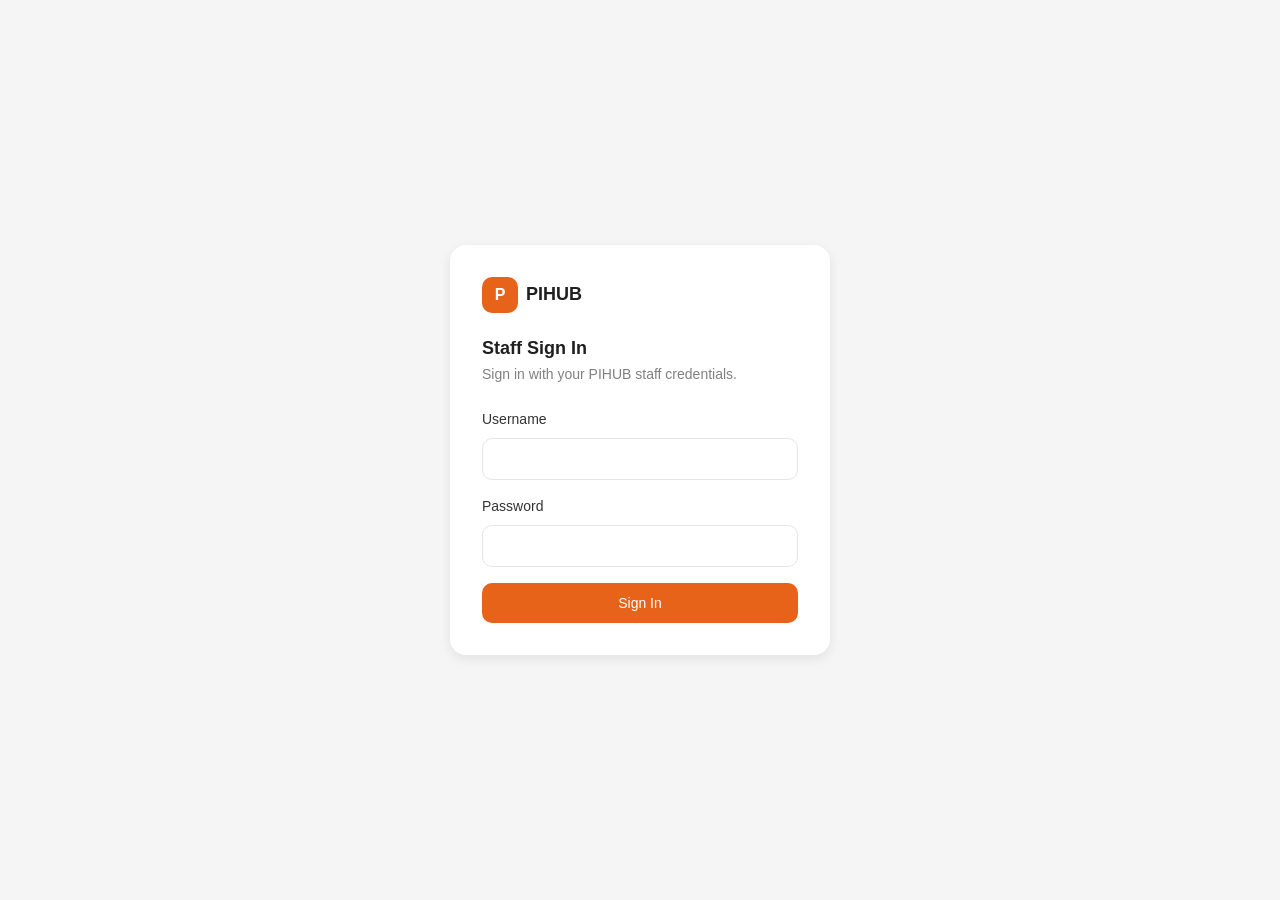
<file: index.html>
<!DOCTYPE html>
<html lang="en">
<head>
  <meta charset="UTF-8" />
  <meta name="viewport" content="width=device-width, initial-scale=1.0" />
  <title>PIHUB Dashboard</title>
</head>
<body>
  <script src="js/config.js"></script>
  <script src="js/auth.js"></script>
  <script>
    // Entry point — send user to the right screen based on auth state
    if (auth.isAuthenticated()) {
      window.location.href = 'dashboard.html';
    } else {
      window.location.href = 'login.html';
    }
  </script>
</body>
</html>
</file>
<file: css/variables.css>
/* ==========================================================================
   PIHUB Dashboard — Design Tokens
   ========================================================================== */

:root {
  /* Brand colors */
  --color-primary: #E8631A;        /* PIHUB orange (primary) */
  --color-primary-light: #FF6B35;  /* lighter orange — hover/active states */
  --color-primary-dark: #C24F13;   /* pressed states */
  --color-primary-bg: #FFF3EC;     /* pale orange background tint */

  /* Neutrals / dark greys */
  --color-dark: #1F1F1F;
  --color-dark-2: #2C2C2C;
  --color-grey-900: #333333;
  --color-grey-700: #555555;
  --color-grey-500: #808080;
  --color-grey-300: #B3B3B3;
  --color-grey-100: #E5E5E5;
  --color-grey-50:  #F5F5F5;
  --color-white: #FFFFFF;

  /* Semantic status colors (bookings, payments, enquiries) */
  --color-success: #2E9E5B;
  --color-success-bg: #E9F9EF;
  --color-warning: #E0A100;
  --color-warning-bg: #FFF8E1;
  --color-danger: #E0453C;
  --color-danger-bg: #FDECEC;
  --color-info: #2E7DE1;
  --color-info-bg: #EAF2FE;

  /* Typography */
  --font-family: 'Inter', -apple-system, BlinkMacSystemFont, 'Segoe UI', sans-serif;
  --font-size-xs: 0.75rem;
  --font-size-sm: 0.875rem;
  --font-size-base: 1rem;
  --font-size-lg: 1.125rem;
  --font-size-xl: 1.5rem;
  --font-size-2xl: 2rem;

  --font-weight-regular: 400;
  --font-weight-medium: 500;
  --font-weight-semibold: 600;
  --font-weight-bold: 700;

  /* Spacing scale */
  --space-1: 4px;
  --space-2: 8px;
  --space-3: 12px;
  --space-4: 16px;
  --space-5: 20px;
  --space-6: 24px;
  --space-8: 32px;
  --space-10: 40px;
  --space-12: 48px;

  /* Layout */
  --sidebar-width: 240px;
  --sidebar-width-collapsed: 72px;
  --topbar-height: 64px;

  /* Radius */
  --radius-sm: 6px;
  --radius-md: 10px;
  --radius-lg: 16px;
  --radius-full: 999px;

  /* Shadows */
  --shadow-sm: 0 1px 2px rgba(0, 0, 0, 0.05);
  --shadow-md: 0 4px 12px rgba(0, 0, 0, 0.08);
  --shadow-lg: 0 8px 24px rgba(0, 0, 0, 0.12);

  /* Transitions */
  --transition-fast: 150ms ease;
  --transition-base: 250ms ease;
}

/* ==========================================================================
   Dark theme overrides
   Applied when <html data-theme="dark">. Only re-mapping the tokens that
   change between themes — brand colors, spacing, typography, radius, and
   transitions stay the same in both modes.

   ASSUMPTION (no access to base/layout/components.css): surfaces (cards,
   sidebar, topbar) use --color-white, body text uses --color-grey-900,
   borders/dividers use --color-grey-100, subtle hover backgrounds use
   --color-grey-50, secondary text uses --color-grey-700/500. If any
   element still looks wrong after switching themes, it likely hardcodes
   a color instead of using the variable, in that specific file.
   ========================================================================== */

[data-theme="dark"] {
  /* Brand — orange still pops on dark, just brighten the pale tint so it's
     visible instead of nearly invisible against a dark surface */
  --color-primary-bg: rgba(232, 99, 26, 0.16);

  /* Neutrals flipped: darkest tokens become surfaces, lightest become text */
  --color-white: #1E1E1E;      /* card / sidebar / topbar surfaces */
  --color-dark: #F5F5F5;       /* if used as text-on-dark elsewhere */
  --color-dark-2: #2C2C2C;     /* secondary dark surface (unchanged, already dark) */

  --color-grey-900: #F0F0F0;   /* primary text */
  --color-grey-700: #C7C7C7;   /* secondary text */
  --color-grey-500: #9A9A9A;   /* muted text / placeholders */
  --color-grey-300: #6B6B6B;   /* disabled / faint elements */
  --color-grey-100: #3A3A3A;   /* borders, dividers */
  --color-grey-50:  #2A2A2A;   /* hover states, subtle backgrounds */

  /* Base page background sits one shade below card surfaces */
  --color-bg-page: #141414;

  /* Status colors: brighten solids slightly for contrast on dark surfaces,
     swap pale backgrounds for translucent tints instead of solid pastels */
  --color-success: #3FCB7C;
  --color-success-bg: rgba(63, 203, 124, 0.14);
  --color-warning: #FFC94D;
  --color-warning-bg: rgba(255, 201, 77, 0.14);
  --color-danger: #FF6B62;
  --color-danger-bg: rgba(255, 107, 98, 0.14);
  --color-info: #5B9BFF;
  --color-info-bg: rgba(91, 155, 255, 0.14);

  /* Shadows need to be stronger/darker to read against a dark background */
  --shadow-sm: 0 1px 2px rgba(0, 0, 0, 0.3);
  --shadow-md: 0 4px 12px rgba(0, 0, 0, 0.4);
  --shadow-lg: 0 8px 24px rgba(0, 0, 0, 0.5);
}

body {
  background-color: var(--color-bg-page, var(--color-grey-50));
  transition: background-color var(--transition-base), color var(--transition-base);
}
</file>
<file: css/base.css>
/* ==========================================================================
   PIHUB Dashboard — Base Reset & Typography
   ========================================================================== */

*,
*::before,
*::after {
  box-sizing: border-box;
  margin: 0;
  padding: 0;
}

html {
  font-size: 16px;
  -webkit-font-smoothing: antialiased;
  -moz-osx-font-smoothing: grayscale;
}

body {
  font-family: var(--font-family);
  font-size: var(--font-size-base);
  font-weight: var(--font-weight-regular);
  color: var(--color-grey-900);
  background-color: var(--color-grey-50);
  line-height: 1.5;
  min-height: 100vh;
}

img {
  max-width: 100%;
  display: block;
}

a {
  color: inherit;
  text-decoration: none;
}

button {
  font-family: inherit;
  cursor: pointer;
  border: none;
  background: none;
}

input,
select,
textarea {
  font-family: inherit;
  font-size: var(--font-size-sm);
  color: var(--color-grey-900);
  outline: none;
}

input::placeholder,
textarea::placeholder {
  color: var(--color-grey-500);
}

ul,
ol {
  list-style: none;
}

table {
  border-collapse: collapse;
  width: 100%;
}

h1, h2, h3, h4, h5, h6 {
  font-weight: var(--font-weight-semibold);
  line-height: 1.3;
  color: var(--color-dark);
}

h1 { font-size: var(--font-size-2xl); }
h2 { font-size: var(--font-size-xl); }
h3 { font-size: var(--font-size-lg); }

/* Scrollbar (optional polish) */
::-webkit-scrollbar {
  width: 8px;
  height: 8px;
}

::-webkit-scrollbar-track {
  background: transparent;
}

::-webkit-scrollbar-thumb {
  background: var(--color-grey-300);
  border-radius: var(--radius-full);
}

::-webkit-scrollbar-thumb:hover {
  background: var(--color-grey-500);
}

/* Utility classes used across pages */
.hidden {
  display: none !important;
}

.visually-hidden {
  position: absolute;
  width: 1px;
  height: 1px;
  overflow: hidden;
  clip: rect(0, 0, 0, 0);
  white-space: nowrap;
}

.flex {
  display: flex;
}

.flex-center {
  display: flex;
  align-items: center;
  justify-content: center;
}

.gap-2 { gap: var(--space-2); }
.gap-3 { gap: var(--space-3); }
.gap-4 { gap: var(--space-4); }
</file>
<file: css/components.css>
/* ==========================================================================
   PIHUB Dashboard — Reusable Components
   ========================================================================== */

/* ---------- Buttons ---------- */
.btn {
  display: inline-flex;
  align-items: center;
  justify-content: center;
  gap: var(--space-2);
  padding: var(--space-3) var(--space-5);
  border-radius: var(--radius-md);
  font-size: var(--font-size-sm);
  font-weight: var(--font-weight-medium);
  transition: background-color var(--transition-fast), opacity var(--transition-fast);
  white-space: nowrap;
}

.btn-primary {
  background-color: var(--color-primary);
  color: var(--color-white);
}
.btn-primary:hover { background-color: var(--color-primary-dark); }

.btn-secondary {
  background-color: var(--color-white);
  color: var(--color-grey-900);
  border: 1px solid var(--color-grey-100);
}
.btn-secondary:hover { background-color: var(--color-grey-50); }

.btn-danger {
  background-color: var(--color-danger);
  color: var(--color-white);
}
.btn-danger:hover { opacity: 0.9; }

.btn-sm { padding: var(--space-2) var(--space-3); font-size: var(--font-size-xs); }
.btn:disabled { opacity: 0.5; cursor: not-allowed; }

/* ---------- Cards ---------- */
.card {
  background-color: var(--color-white);
  border: 1px solid var(--color-grey-100);
  border-radius: var(--radius-lg);
  padding: var(--space-6);
}

.metric-card {
  background-color: var(--color-white);
  border: 1px solid var(--color-grey-100);
  border-radius: var(--radius-lg);
  padding: var(--space-5);
  display: flex;
  flex-direction: column;
  gap: var(--space-2);
}

.metric-card-label {
  font-size: var(--font-size-sm);
  color: var(--color-grey-500);
}

.metric-card-value {
  font-size: var(--font-size-2xl);
  font-weight: var(--font-weight-bold);
  color: var(--color-dark);
}

.metrics-grid {
  display: grid;
  grid-template-columns: repeat(auto-fit, minmax(220px, 1fr));
  gap: var(--space-4);
  margin-bottom: var(--space-6);
}

/* ---------- Badges (status pills) ---------- */
.badge {
  display: inline-flex;
  align-items: center;
  padding: var(--space-1) var(--space-3);
  border-radius: var(--radius-full);
  font-size: var(--font-size-xs);
  font-weight: var(--font-weight-medium);
}

.badge-success { background-color: var(--color-success-bg); color: var(--color-success); }
.badge-warning { background-color: var(--color-warning-bg); color: var(--color-warning); }
.badge-danger  { background-color: var(--color-danger-bg);  color: var(--color-danger); }
.badge-info    { background-color: var(--color-info-bg);    color: var(--color-info); }
.badge-neutral { background-color: var(--color-grey-100);   color: var(--color-grey-700); }

/* ---------- Data table ---------- */
.table-wrapper {
  background-color: var(--color-white);
  border: 1px solid var(--color-grey-100);
  border-radius: var(--radius-lg);
  overflow-x: auto;
}

.data-table {
  width: 100%;
  min-width: 640px;
}

.data-table th {
  text-align: left;
  font-size: var(--font-size-xs);
  font-weight: var(--font-weight-semibold);
  color: var(--color-grey-500);
  text-transform: uppercase;
  letter-spacing: 0.03em;
  padding: var(--space-4);
  border-bottom: 1px solid var(--color-grey-100);
}

.data-table td {
  padding: var(--space-4);
  font-size: var(--font-size-sm);
  border-bottom: 1px solid var(--color-grey-100);
  color: var(--color-grey-900);
}

.data-table tr:last-child td { border-bottom: none; }
.data-table tr:hover td { background-color: var(--color-grey-50); }

.table-actions {
  display: flex;
  gap: var(--space-2);
}

/* ---------- Table pagination footer ---------- */
.table-pagination {
  display: flex;
  align-items: center;
  justify-content: space-between;
  gap: var(--space-3);
  padding: var(--space-4);
  border-top: 1px solid var(--color-grey-100);
}

.table-pagination-controls {
  display: flex;
  gap: var(--space-2);
}

.table-pagination-info {
  font-size: var(--font-size-sm);
  color: var(--color-grey-500);
}

.table-toolbar {
  display: flex;
  align-items: center;
  justify-content: space-between;
  gap: var(--space-3);
  padding: var(--space-4);
  border-bottom: 1px solid var(--color-grey-100);
  flex-wrap: wrap;
}

/* ---------- Forms ---------- */
.form-group {
  display: flex;
  flex-direction: column;
  gap: var(--space-2);
  margin-bottom: var(--space-4);
}

.form-label {
  font-size: var(--font-size-sm);
  font-weight: var(--font-weight-medium);
  color: var(--color-grey-900);
}

.form-label .optional-tag {
  font-weight: var(--font-weight-regular);
  color: var(--color-grey-500);
  font-size: var(--font-size-xs);
}

.form-input,
.form-select,
.form-textarea {
  padding: var(--space-3);
  border: 1px solid var(--color-grey-100);
  border-radius: var(--radius-md);
  font-size: var(--font-size-sm);
  background-color: var(--color-white);
}

.form-input:focus,
.form-select:focus,
.form-textarea:focus {
  border-color: var(--color-primary);
}

.form-input.error,
.form-select.error,
.form-textarea.error {
  border-color: var(--color-danger);
}

.form-error-text {
  font-size: var(--font-size-xs);
  color: var(--color-danger);
}

/* ---------- Modal ---------- */
.modal-overlay {
  position: fixed;
  inset: 0;
  background-color: rgba(0, 0, 0, 0.4);
  display: flex;
  align-items: center;
  justify-content: center;
  z-index: 1000;
}

.modal {
  background-color: var(--color-white);
  border-radius: var(--radius-lg);
  padding: var(--space-6);
  width: 480px;
  max-width: 90vw;
  max-height: 90vh;
  overflow-y: auto;
  box-shadow: var(--shadow-lg);
}

.modal-header {
  display: flex;
  align-items: center;
  justify-content: space-between;
  margin-bottom: var(--space-5);
}

.modal-close {
  color: var(--color-grey-500);
  font-size: var(--font-size-lg);
}

.modal-footer {
  display: flex;
  justify-content: flex-end;
  gap: var(--space-3);
  margin-top: var(--space-6);
}

/* ---------- Toasts ---------- */
.toast-container {
  position: fixed;
  bottom: var(--space-6);
  right: var(--space-6);
  display: flex;
  flex-direction: column;
  gap: var(--space-3);
  z-index: 2000;
}

.toast {
  min-width: 280px;
  padding: var(--space-4);
  border-radius: var(--radius-md);
  background-color: var(--color-dark);
  color: var(--color-white);
  font-size: var(--font-size-sm);
  box-shadow: var(--shadow-lg);
  display: flex;
  align-items: center;
  gap: var(--space-2);
}

.toast-success { background-color: var(--color-success); }
.toast-danger  { background-color: var(--color-danger); }

/* ---------- Empty / Loading states ---------- */
.empty-state {
  display: flex;
  flex-direction: column;
  align-items: center;
  justify-content: center;
  padding: var(--space-12);
  text-align: center;
  color: var(--color-grey-500);
}

.empty-state h3 {
  color: var(--color-grey-700);
  margin-bottom: var(--space-2);
}

.skeleton {
  background: linear-gradient(90deg, var(--color-grey-50) 25%, var(--color-grey-100) 50%, var(--color-grey-50) 75%);
  background-size: 200% 100%;
  animation: skeleton-loading 1.5s infinite;
  border-radius: var(--radius-sm);
}

@keyframes skeleton-loading {
  0% { background-position: 200% 0; }
  100% { background-position: -200% 0; }
}
</file>
